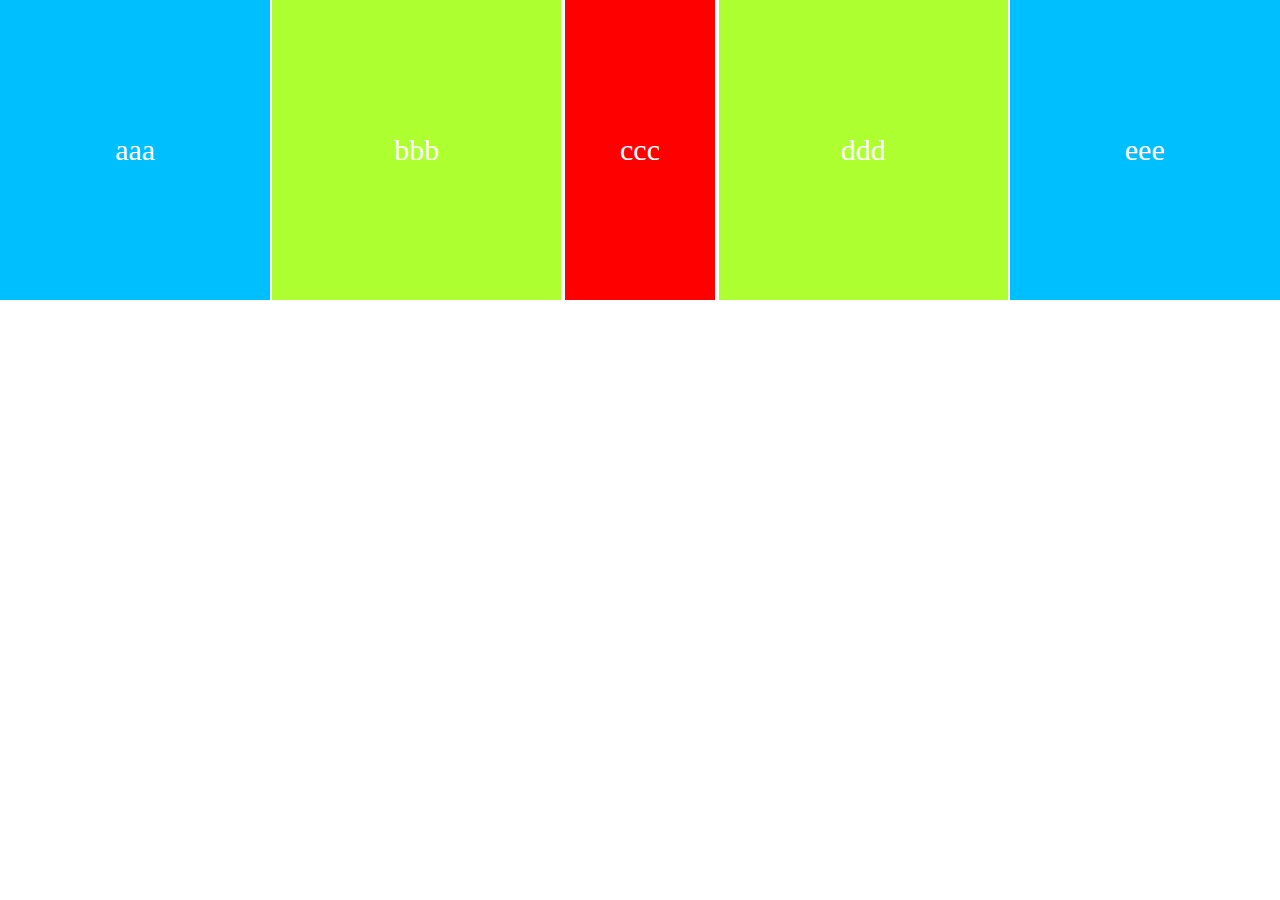
<file: index.html>
<!DOCTYPE html>
<html>
	<head>
		<meta charset="utf-8" />
		<title></title>
		<style type="text/css">
			body,div,p{
				margin: 0;
				padding: 0;
			}
			.box{
				width: 100%;
				height: 300px;
				display: flex;
			}
			p{
				line-height: 300px;
				text-align: center;
				color: white;
				font-size: 30px;
			}
			.a{
				width: 400px;
				height: 100%;
				background: deepskyblue;
			}
			.b{
				height: 100%;
				flex-grow: 1;/*剩余空间分配*/
				flex-basis: 33.33%;/*剩余空间的分配基准*/
				background: greenyellow;
				margin: 0 2px;
				box-sizing: border-box;
			}
			.box p:nth-child(3){
				flex-shrink: 2;/*空间压缩比例*/
				background: red;
			}
		</style>
	</head>
	<body>
		<div class="box">
			<p class="a">aaa</p>
			<p class="b">bbb</p>
			<p class="b">ccc</p>
			<p class="b">ddd</p>
			<p class="a">eee</p>
		</div>
	</body>
</html>
</file>
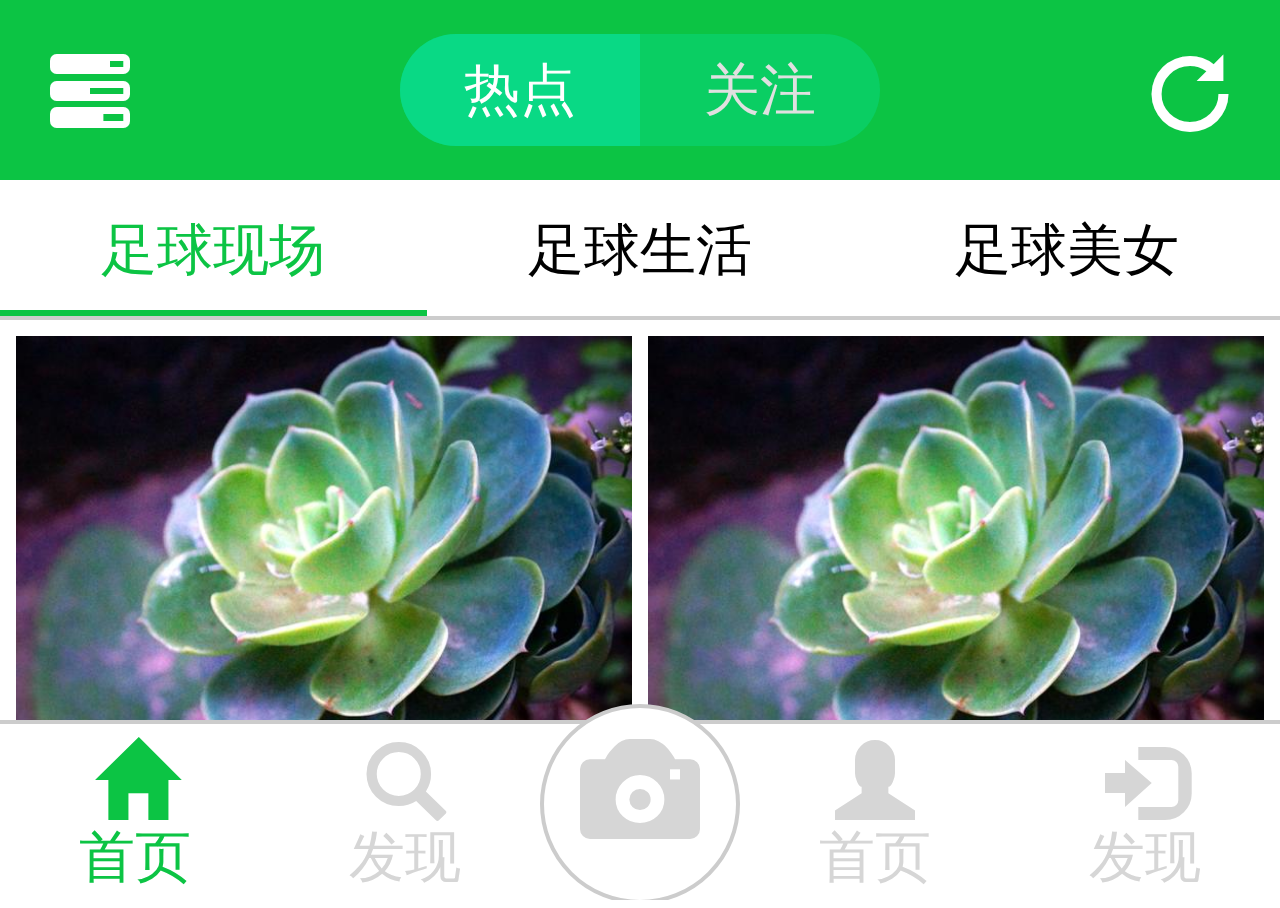
<file: football.html>
<!DOCTYPE html>
<html>
	<head>
		<meta charset="UTF-8">
		<title></title>
		<meta name="viewport" content="width=device-width,initial-scale=1,minimum-scale=1,maximum-scale=1,user-scalable=no" />
		<link rel="stylesheet" type="text/css" href="css/bs/css/bootstrap.css"/>
		<link rel="stylesheet" type="text/css" href="css/football.css"/>
		<script type="text/javascript">
			document.documentElement.style.fontSize = innerWidth/16+"px";
		</script>
	</head>
	<body>
		<header>
			<a href="javascript:;" class="left">
				<span class="glyphicon glyphicon-tasks"></span>
			</a>
			<div class="demo">
				<a href="#">热点</a>
				<a href="#">关注</a>
			</div>
			<a href="javascript:;" class="right">
				<span class="glyphicon glyphicon-repeat"></span>
			</a>
		</header>
		<nav>
			<a href="javascript:;" class="show">足球现场</a>
			<a href="javascript:;">足球生活</a>
			<a href="javascript:;">足球美女</a>
		</nav>
		<section>
			<div class="cen">
				<img src="img/a.jpeg" alt="" />
				<a href="javascript:;">西甲-巴萨3-4客负 皇马1-1丢榜首</a>
			</div>
			<div class="cen">
				<img src="img/a.jpeg" alt="" />
				<a href="javascript:;">西甲-巴萨3-4客负 皇马1-1丢榜首</a>
			</div>
			<div class="cen">
				<img src="img/a.jpeg" alt="" />
				<a href="javascript:;">西甲-巴萨3-4客负 皇马1-1丢榜首</a>
			</div>
			<div class="cen">
				<img src="img/a.jpeg" alt="" />
				<a href="javascript:;">西甲-巴萨3-4客负 皇马1-1丢榜首</a>
			</div>
			<div class="cen">
				<img src="img/a.jpeg" alt="" />
				<a href="javascript:;">西甲-巴萨3-4客负 皇马1-1丢榜首</a>
			</div>
			<div class="cen">
				<img src="img/a.jpeg" alt="" />
				<a href="javascript:;">西甲-巴萨3-4客负 皇马1-1丢榜首</a>
			</div>
		</section>
		<footer>
			<div class="ftr che">
				<span class="glyphicon glyphicon-home"></span>
				<a href="javascript:;">首页</a>
			</div>
			<div class="ftr">
				<span class="glyphicon glyphicon-search"></span>
				<a href="javascript:;">发现</a>
			</div>
			<div class="cam">
				<span class="glyphicon glyphicon-camera"></span>
			</div>
			<div class="ftr">
				<span class="glyphicon glyphicon-user"></span>
				<a href="javascript:;">首页</a>
			</div>
			<div class="ftr">
				<span class="glyphicon glyphicon-log-in"></span>
				<a href="javascript:;">发现</a>
			</div>
		</footer>
	</body>
</html>
</file>
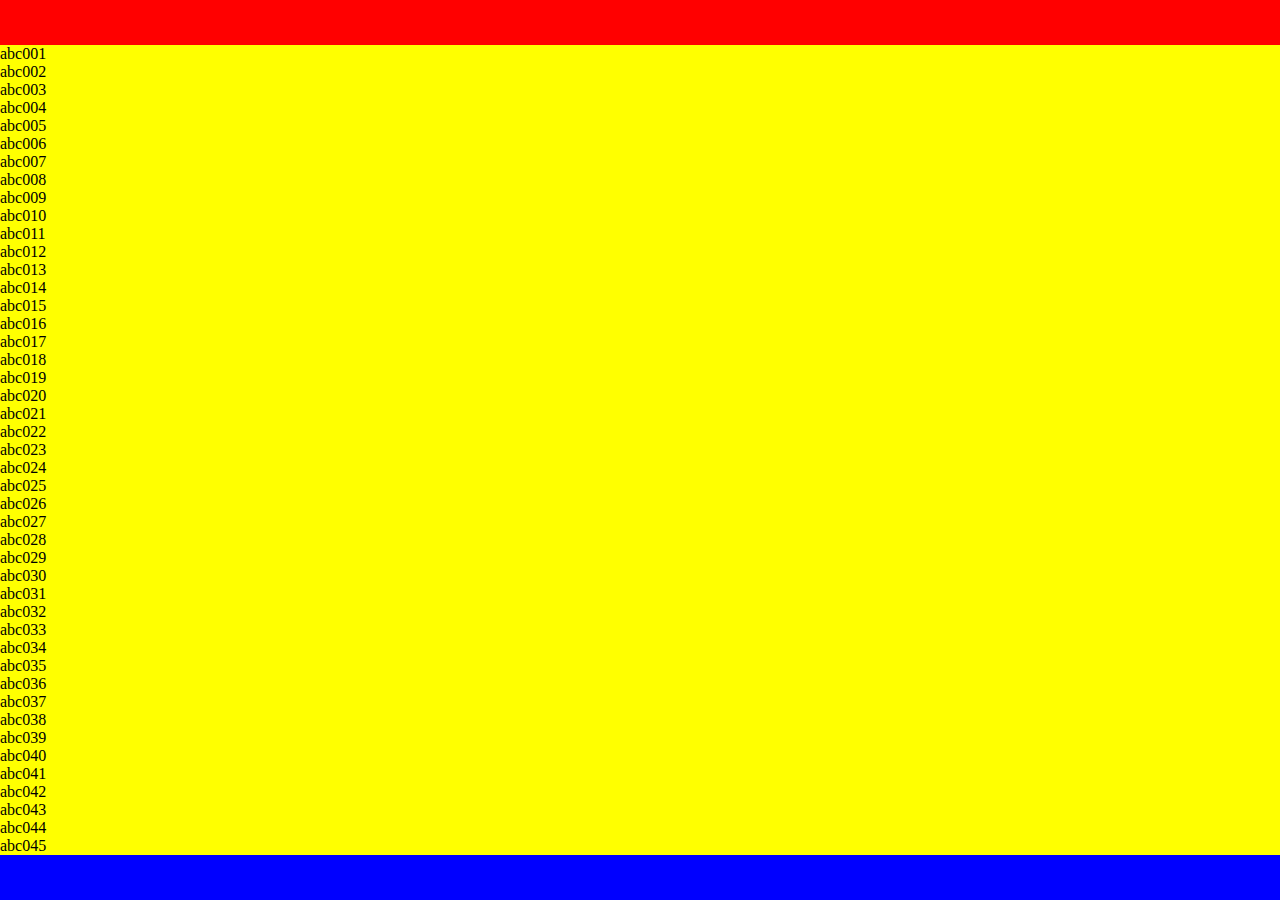
<file: 弹性盒布局.html>
<!DOCTYPE html>
<html>

	<head>
		<meta charset="UTF-8">
		<title></title>
		<meta name="viewport" content="width=device-width,initial-scale=1,minimum-scale=1,maximum-scale=1,user-scalable=no" />
		<style type="text/css">
			* {
				margin: 0;
				padding: 0;
			}
			
			ul {
				list-style: none;
			}
			
			html,
			body {
				width: 100%;
				height: 100%;
				overflow: hidden;
				display: flex;
				flex-direction: column;
			}
			
			header,
			footer {
				width: 100%;
				height: 45px;
				z-index: 999;
			}
			
			header {
				background: red;
			}
			
			footer {
				background: blue;
			}
			
			section {
				flex: 1;
				background: yellow;
				width: 100%;
				overflow: auto;
			}
		</style>
	</head>

	<body>
		<header></header>
		<section>
			<ul>
				<li>abc001</li>
				<li>abc002</li>
				<li>abc003</li>
				<li>abc004</li>
				<li>abc005</li>
				<li>abc006</li>
				<li>abc007</li>
				<li>abc008</li>
				<li>abc009</li>
				<li>abc010</li>
				<li>abc011</li>
				<li>abc012</li>
				<li>abc013</li>
				<li>abc014</li>
				<li>abc015</li>
				<li>abc016</li>
				<li>abc017</li>
				<li>abc018</li>
				<li>abc019</li>
				<li>abc020</li>
				<li>abc021</li>
				<li>abc022</li>
				<li>abc023</li>
				<li>abc024</li>
				<li>abc025</li>
				<li>abc026</li>
				<li>abc027</li>
				<li>abc028</li>
				<li>abc029</li>
				<li>abc030</li>
				<li>abc031</li>
				<li>abc032</li>
				<li>abc033</li>
				<li>abc034</li>
				<li>abc035</li>
				<li>abc036</li>
				<li>abc037</li>
				<li>abc038</li>
				<li>abc039</li>
				<li>abc040</li>
				<li>abc041</li>
				<li>abc042</li>
				<li>abc043</li>
				<li>abc044</li>
				<li>abc045</li>
				<li>abc046</li>
				<li>abc047</li>
				<li>abc048</li>
				<li>abc049</li>
				<li>abc050</li>
				<li>abc051</li>
				<li>abc052</li>
				<li>abc053</li>
				<li>abc054</li>
				<li>abc055</li>
				<li>abc056</li>
				<li>abc057</li>
				<li>abc058</li>
				<li>abc059</li>
				<li>abc060</li>
				<li>abc061</li>
				<li>abc062</li>
				<li>abc063</li>
				<li>abc064</li>
				<li>abc065</li>
				<li>abc066</li>
				<li>abc067</li>
				<li>abc068</li>
				<li>abc069</li>
				<li>abc070</li>
				<li>abc071</li>
				<li>abc072</li>
				<li>abc073</li>
				<li>abc074</li>
				<li>abc075</li>
				<li>abc076</li>
				<li>abc077</li>
				<li>abc078</li>
				<li>abc079</li>
				<li>abc080</li>
				<li>abc081</li>
				<li>abc082</li>
				<li>abc083</li>
				<li>abc084</li>
				<li>abc085</li>
				<li>abc086</li>
				<li>abc087</li>
				<li>abc088</li>
				<li>abc089</li>
				<li>abc090</li>
				<li>abc091</li>
				<li>abc092</li>
				<li>abc093</li>
				<li>abc094</li>
				<li>abc095</li>
				<li>abc096</li>
				<li>abc097</li>
				<li>abc098</li>
				<li>abc099</li>
				<li>abc100</li>
			</ul>
		</section>
		<footer></footer>
	</body>

</html>
</file>
<file: css/football.css>
* {
	margin: 0;
	padding: 0;
	box-sizing: border-box;
}

ul {
	list-style: none;
}

a {
	text-decoration: none;
	-webkit-tap-highlight-color: transparent;
}

html,
body {
	width: 100%;
	height: 100%;
	display: flex;
	flex-direction: column;
	overflow: hidden;
}

header,
footer {
	width: 100%;
	height: 2.25rem;
}

header {
	background: #0CC444;
	display: flex;
	text-align: center;
	line-height: 2.25rem;
}

header>a {
	width: 1.5rem;
	height: 1.5rem;
	font-size: 1rem;
	position: absolute;
	top: .2rem;
	color: white;
}
header>a span{
	line-height: 2.25rem;
}
.demo{
	width: auto;
	height: 1.4rem;
	display: flex;
	margin-top: .425rem;
	border-radius: .7rem;
	overflow: hidden;
	background: #0ACE63;
}
.demo a{
	width: 3rem;
	height: 1.4rem;
	display: block;
	box-sizing: border-box;
	font-size: .7rem;
	line-height: 1.4rem;
	color: #e0e0e0;
}
.demo a:nth-child(1){
	background: #09D985;
	color: white;
}
.left {
	left: .375rem;
}

.right {
	right: .375rem;
}
header div {
	margin: 0 auto;
	height: 100%;
}
nav{
	width: 100%;
	height: 1.75rem;
	background: white;
	border-bottom: 0.05rem solid #ccc;
	box-sizing: border-box;
	display: flex;
}
nav a{
	display: block;
	width: 33.33%;
	height: 100%;
	line-height: 1.75rem;
	text-align: center;
	font-size: .7rem;
	color: black;
}
nav a.show{
	border-bottom: 0.08rem solid #0CC444;
	box-sizing: border-box;
	color: #0CC444;
}
section {
	flex: 1;
	width: 100%;
	overflow: auto;
}
.cen{
	width: 7.9rem;
	padding: .2rem 0 0 .2rem;
	float: left;
}
.cen img{
	width: 100%;
	height: 5.75rem;
	margin: 0;
	padding: 0;
}
.cen a{
	display: block;
	color: #000;
	font-size: .65rem;
	font-weight: bold;
	margin-top: -.2rem;
	line-height: 1rem;
}

footer {
	background: white;
	border-top: 0.05rem solid #ccc;
	box-sizing: border-box;
	display: flex;
}
.ftr{
	height: 100%;
	flex: 1;
	color: #D6D6D6;
	display: flex;
	flex-direction: column;
	background: white;
	text-align: center;
	padding-top: .2rem;
}
.ftr a{
	color: #D6D6D6;
	font-size: .7rem;
}
.ftr.che{
	color: #0CC444;
}
.ftr.che a{
	color: #0CC444;
}
.cam{
	width: 2.5rem;
	height: 2.5rem;
	background: #fff;
	border-radius: 1.25rem;
	box-sizing: border-box;
	border: .05rem solid #ccc;
	margin-top: -.25rem;
	line-height: 2.5rem;
	text-align: center;
	color: #D6D6D6;
	font-size: 1.5rem;
}
</file>
